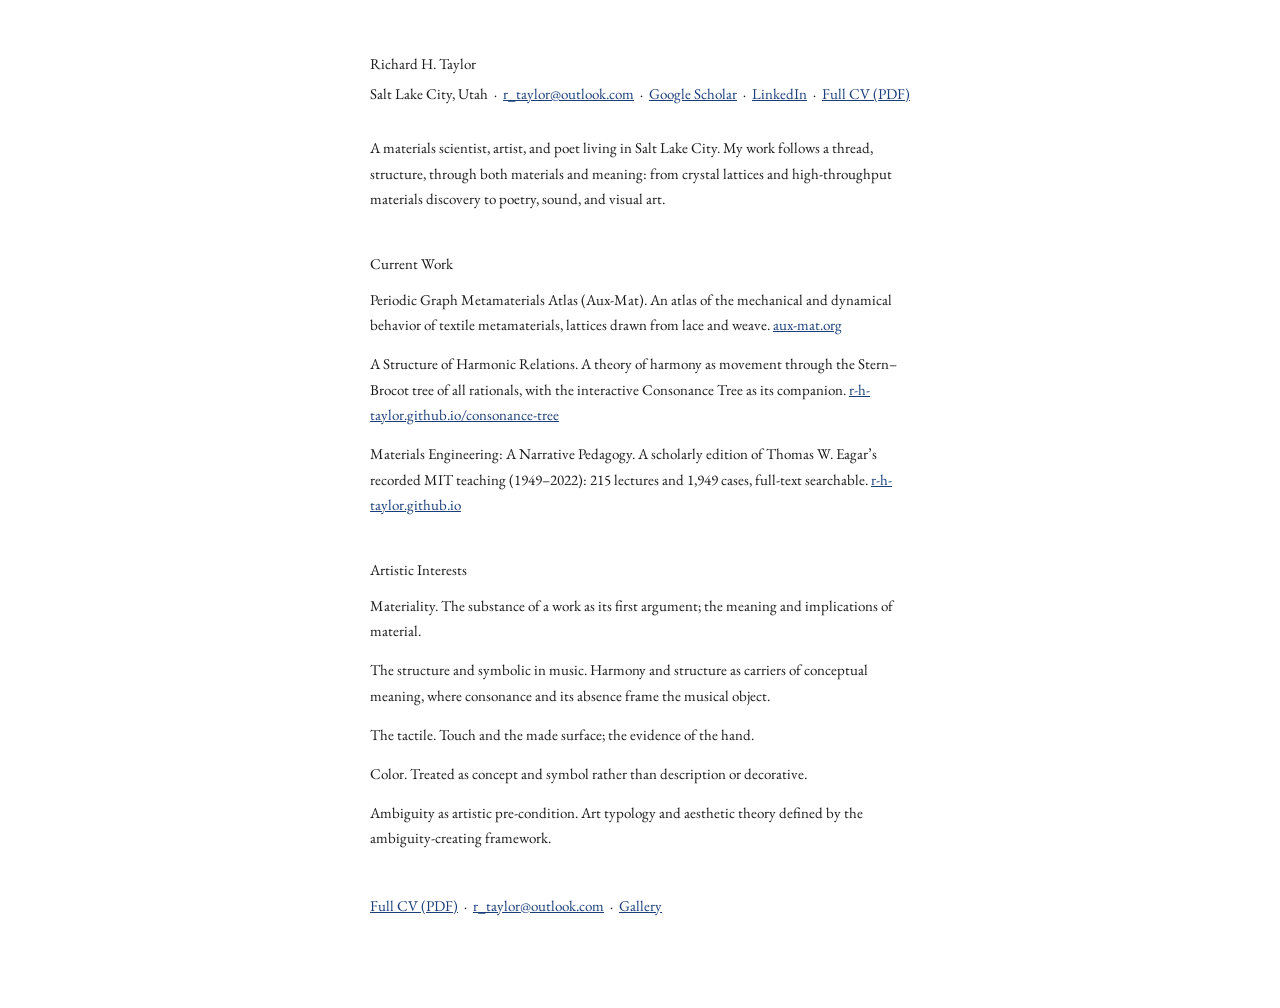
<file: index.html>
<!doctype html>
<html lang="en">
<head>
<meta charset="utf-8">
<meta name="viewport" content="width=device-width, initial-scale=1">
<title>Richard H. Taylor</title>
<link rel="preconnect" href="https://fonts.googleapis.com">
<link rel="preconnect" href="https://fonts.gstatic.com" crossorigin>
<link href="https://fonts.googleapis.com/css2?family=EB+Garamond:wght@400&display=swap" rel="stylesheet">
<style>
  html{ font-size: 15px; }
  body{
    max-width: 36rem;
    margin: 0 auto;
    padding: 3.4rem 1.3rem 5rem;
    background: #ffffff;
    color: #1a1a1a;
    font-family: "EB Garamond", Georgia, serif;
    font-weight: 400;
    font-size: 1rem;
    line-height: 1.7;
  }
  a{ color: #1a3e7a; }
  a:hover{ color: #000; }
  h1, h2{
    font-family: inherit;
    font-weight: 400;
    font-size: 1rem;
    line-height: 1.7;
  }
  h1{ margin: 0 0 .3rem; }
  h2{ margin: 2.6rem 0 .7rem; }
  p{ margin: 0 0 1rem; }
  .meta{ margin: 0 0 1.9rem; }
  ul{ list-style: none; margin: 0 0 1rem; padding: 0; }
  li{ margin: 0 0 .9rem; }
  .footer{ margin-top: 2.8rem; }
  @media (max-width: 480px){ html{ font-size: 14px; } body{ padding: 2.6rem 1.1rem 4rem; } }
</style>
</head>
<body>
  <h1>Richard H. Taylor</h1>
  <p class="meta">Salt Lake City, Utah &nbsp;&middot;&nbsp; <a href="mailto:r_taylor@outlook.com">r_taylor@outlook.com</a> &nbsp;&middot;&nbsp; <a href="https://scholar.google.com/citations?user=N6dbY7QAAAAJ&hl=en">Google Scholar</a> &nbsp;&middot;&nbsp; <a href="https://www.linkedin.com/in/richard-taylor-290b784a">LinkedIn</a> &nbsp;&middot;&nbsp; <a href="RTaylor_CV.pdf">Full CV (PDF)</a></p>
  <p>A materials scientist, artist, and poet living in Salt Lake City. My work follows a thread, structure, through both materials and meaning: from crystal lattices and high-throughput materials discovery to poetry, sound, and visual art.</p>
  <h2>Current Work</h2>
  <ul>
    <li>Periodic Graph Metamaterials Atlas (Aux-Mat). An atlas of the mechanical and dynamical behavior of textile metamaterials, lattices drawn from lace and weave. <a href="https://aux-mat.org">aux-mat.org</a></li>
    <li>A Structure of Harmonic Relations. A theory of harmony as movement through the Stern&ndash;Brocot tree of all rationals, with the interactive Consonance Tree as its companion. <a href="https://r-h-taylor.github.io/consonance-tree/">r-h-taylor.github.io/consonance-tree</a></li>
    <li>Materials Engineering: A Narrative Pedagogy. A scholarly edition of Thomas W. Eagar&rsquo;s recorded MIT teaching (1949&ndash;2022): 215 lectures and 1,949 cases, full-text searchable. <a href="https://r-h-taylor.github.io/">r-h-taylor.github.io</a></li>
  </ul>
  <h2>Artistic Interests</h2>
  <ul>
    <li>Materiality. The substance of a work as its first argument; the meaning and implications of material.</li>
    <li>The structure and symbolic in music. Harmony and structure as carriers of conceptual meaning, where consonance and its absence frame the musical object.</li>
    <li>The tactile. Touch and the made surface; the evidence of the hand.</li>
    <li>Color. Treated as concept and symbol rather than description or decorative.</li>
    <li>Ambiguity as artistic pre-condition. Art typology and aesthetic theory defined by the ambiguity-creating framework.</li>
  </ul>
  <p class="footer"><a href="RTaylor_CV.pdf">Full CV (PDF)</a> &nbsp;&middot;&nbsp; <a href="mailto:r_taylor@outlook.com">r_taylor@outlook.com</a> &nbsp;&middot;&nbsp; <a href="gallery.html">Gallery</a></p>
</body>
</html>
</file>
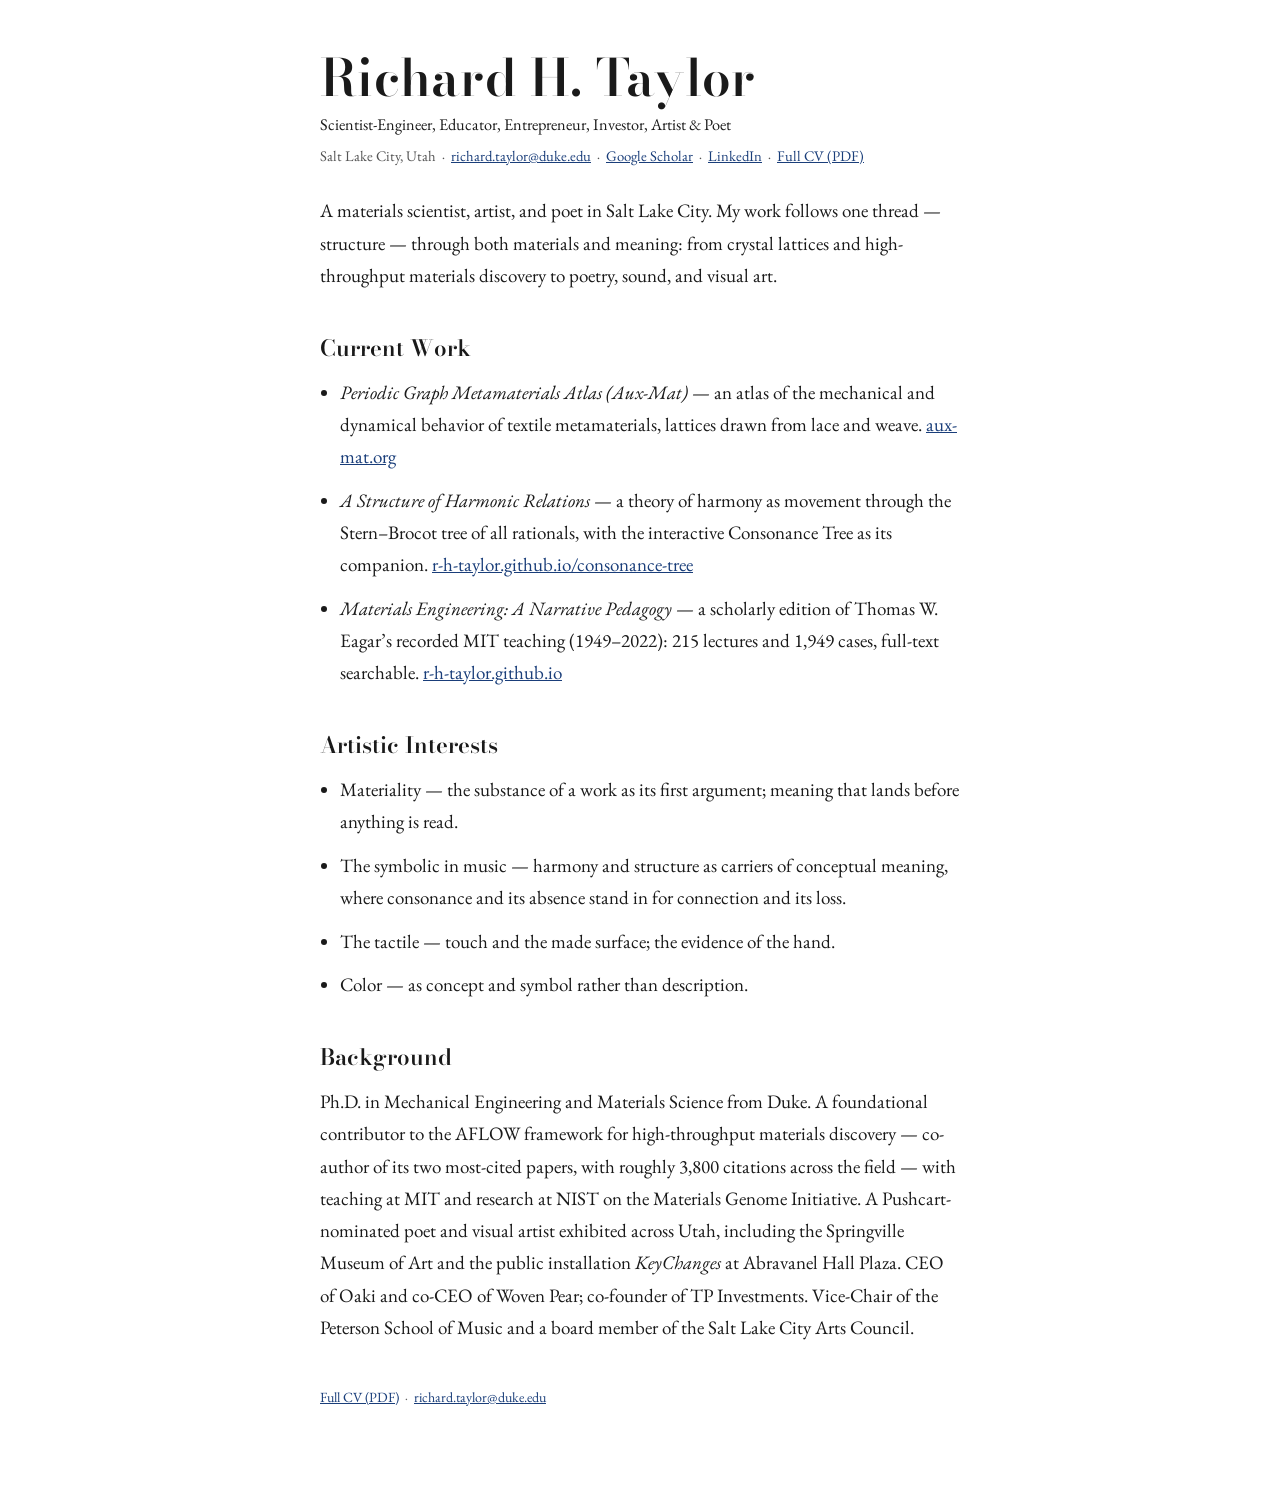
<file: Images/index.html>
<!doctype html>
<html lang="en">
<head>
<meta charset="utf-8">
<meta name="viewport" content="width=device-width, initial-scale=1">
<title>Richard H. Taylor</title>
<link rel="preconnect" href="https://fonts.googleapis.com">
<link rel="preconnect" href="https://fonts.gstatic.com" crossorigin>
<link href="https://fonts.googleapis.com/css2?family=Bodoni+Moda:opsz,wght@6..96,500;6..96,600&family=EB+Garamond:ital,wght@0,400;0,500;1,400&display=swap" rel="stylesheet">
<style>
  body{
    max-width: 40rem;
    margin: 0 auto;
    padding: 3.2rem 1.3rem 5rem;
    background: #ffffff;
    color: #1a1a1a;
    font: 19px/1.7 "EB Garamond", Georgia, serif;
  }
  a{ color: #1a3e7a; }
  a:hover{ color: #000; }
  h1{
    font-family: "Bodoni Moda", Didot, "Times New Roman", serif;
    font-weight: 600;
    font-size: clamp(2.4rem, 7vw, 3.2rem);
    line-height: 1.05;
    letter-spacing: .005em;
    margin: 0 0 .4rem;
  }
  h2{
    font-family: "Bodoni Moda", Didot, "Times New Roman", serif;
    font-weight: 600;
    font-size: 1.4rem;
    margin: 2.3rem 0 .6rem;
  }
  p{ margin: 0 0 1rem; }
  .sub{ margin: 0 0 .25rem; font-size: 1.02rem; }
  .meta{ color: #555; font-size: .92rem; margin: 0 0 1.7rem; }
  ul{ margin: 0 0 1rem; padding-left: 1.25rem; }
  li{ margin: 0 0 .7rem; }
  .footer{ margin-top: 2.6rem; color: #666; font-size: .88rem; }
  @media (max-width: 480px){ body{ font-size: 18px; padding: 2.4rem 1.1rem 4rem; } }
</style>
</head>
<body>

  <h1>Richard H. Taylor</h1>
  <p class="sub">Scientist-Engineer, Educator, Entrepreneur, Investor, Artist &amp; Poet</p>
  <p class="meta">Salt Lake City, Utah &nbsp;&middot;&nbsp; <a href="mailto:richard.taylor@duke.edu">richard.taylor@duke.edu</a> &nbsp;&middot;&nbsp; <a href="https://scholar.google.com/citations?user=N6dbY7QAAAAJ&hl=en">Google Scholar</a> &nbsp;&middot;&nbsp; <a href="https://www.linkedin.com/in/richard-taylor-290b784a">LinkedIn</a> &nbsp;&middot;&nbsp; <a href="RTaylor_CV.pdf">Full CV (PDF)</a></p>

  <p>A materials scientist, artist, and poet in Salt Lake City. My work follows one thread &mdash; structure &mdash; through both materials and meaning: from crystal lattices and high-throughput materials discovery to poetry, sound, and visual art.</p>

  <h2>Current Work</h2>
  <ul>
    <li><em>Periodic Graph Metamaterials Atlas (Aux-Mat)</em> &mdash; an atlas of the mechanical and dynamical behavior of textile metamaterials, lattices drawn from lace and weave. <a href="https://aux-mat.org">aux-mat.org</a></li>
    <li><em>A Structure of Harmonic Relations</em> &mdash; a theory of harmony as movement through the Stern&ndash;Brocot tree of all rationals, with the interactive Consonance Tree as its companion. <a href="https://r-h-taylor.github.io/consonance-tree/">r-h-taylor.github.io/consonance-tree</a></li>
    <li><em>Materials Engineering: A Narrative Pedagogy</em> &mdash; a scholarly edition of Thomas W. Eagar&rsquo;s recorded MIT teaching (1949&ndash;2022): 215 lectures and 1,949 cases, full-text searchable. <a href="https://r-h-taylor.github.io/">r-h-taylor.github.io</a></li>
  </ul>

  <h2>Artistic Interests</h2>
  <ul>
    <li>Materiality &mdash; the substance of a work as its first argument; meaning that lands before anything is read.</li>
    <li>The symbolic in music &mdash; harmony and structure as carriers of conceptual meaning, where consonance and its absence stand in for connection and its loss.</li>
    <li>The tactile &mdash; touch and the made surface; the evidence of the hand.</li>
    <li>Color &mdash; as concept and symbol rather than description.</li>
  </ul>

  <h2>Background</h2>
  <p>Ph.D. in Mechanical Engineering and Materials Science from Duke. A foundational contributor to the AFLOW framework for high-throughput materials discovery &mdash; co-author of its two most-cited papers, with roughly 3,800 citations across the field &mdash; with teaching at MIT and research at NIST on the Materials Genome Initiative. A Pushcart-nominated poet and visual artist exhibited across Utah, including the Springville Museum of Art and the public installation <em>KeyChanges</em> at Abravanel Hall Plaza. CEO of Oaki and co-CEO of Woven Pear; co-founder of TP Investments. Vice-Chair of the Peterson School of Music and a board member of the Salt Lake City Arts Council.</p>

  <p class="footer"><a href="RTaylor_CV.pdf">Full CV (PDF)</a> &nbsp;&middot;&nbsp; <a href="mailto:richard.taylor@duke.edu">richard.taylor@duke.edu</a></p>

</body>
</html>
</file>
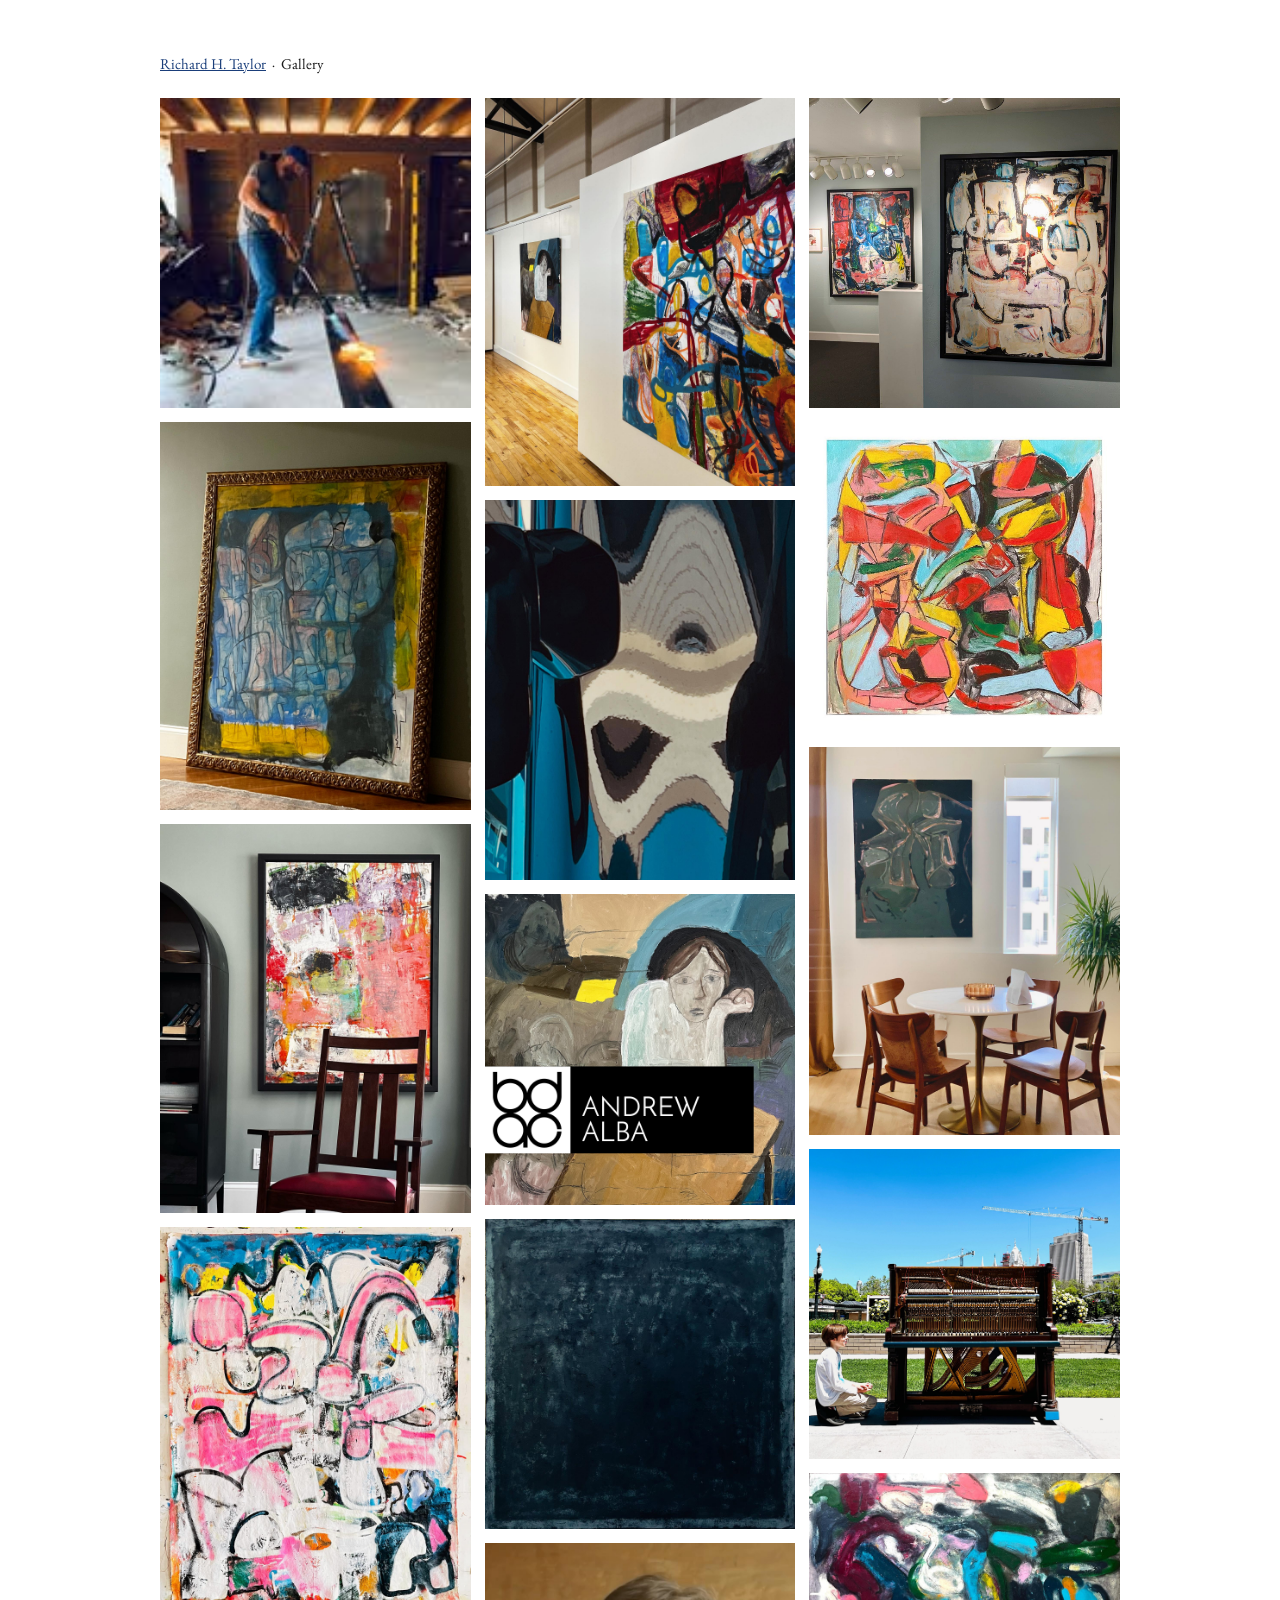
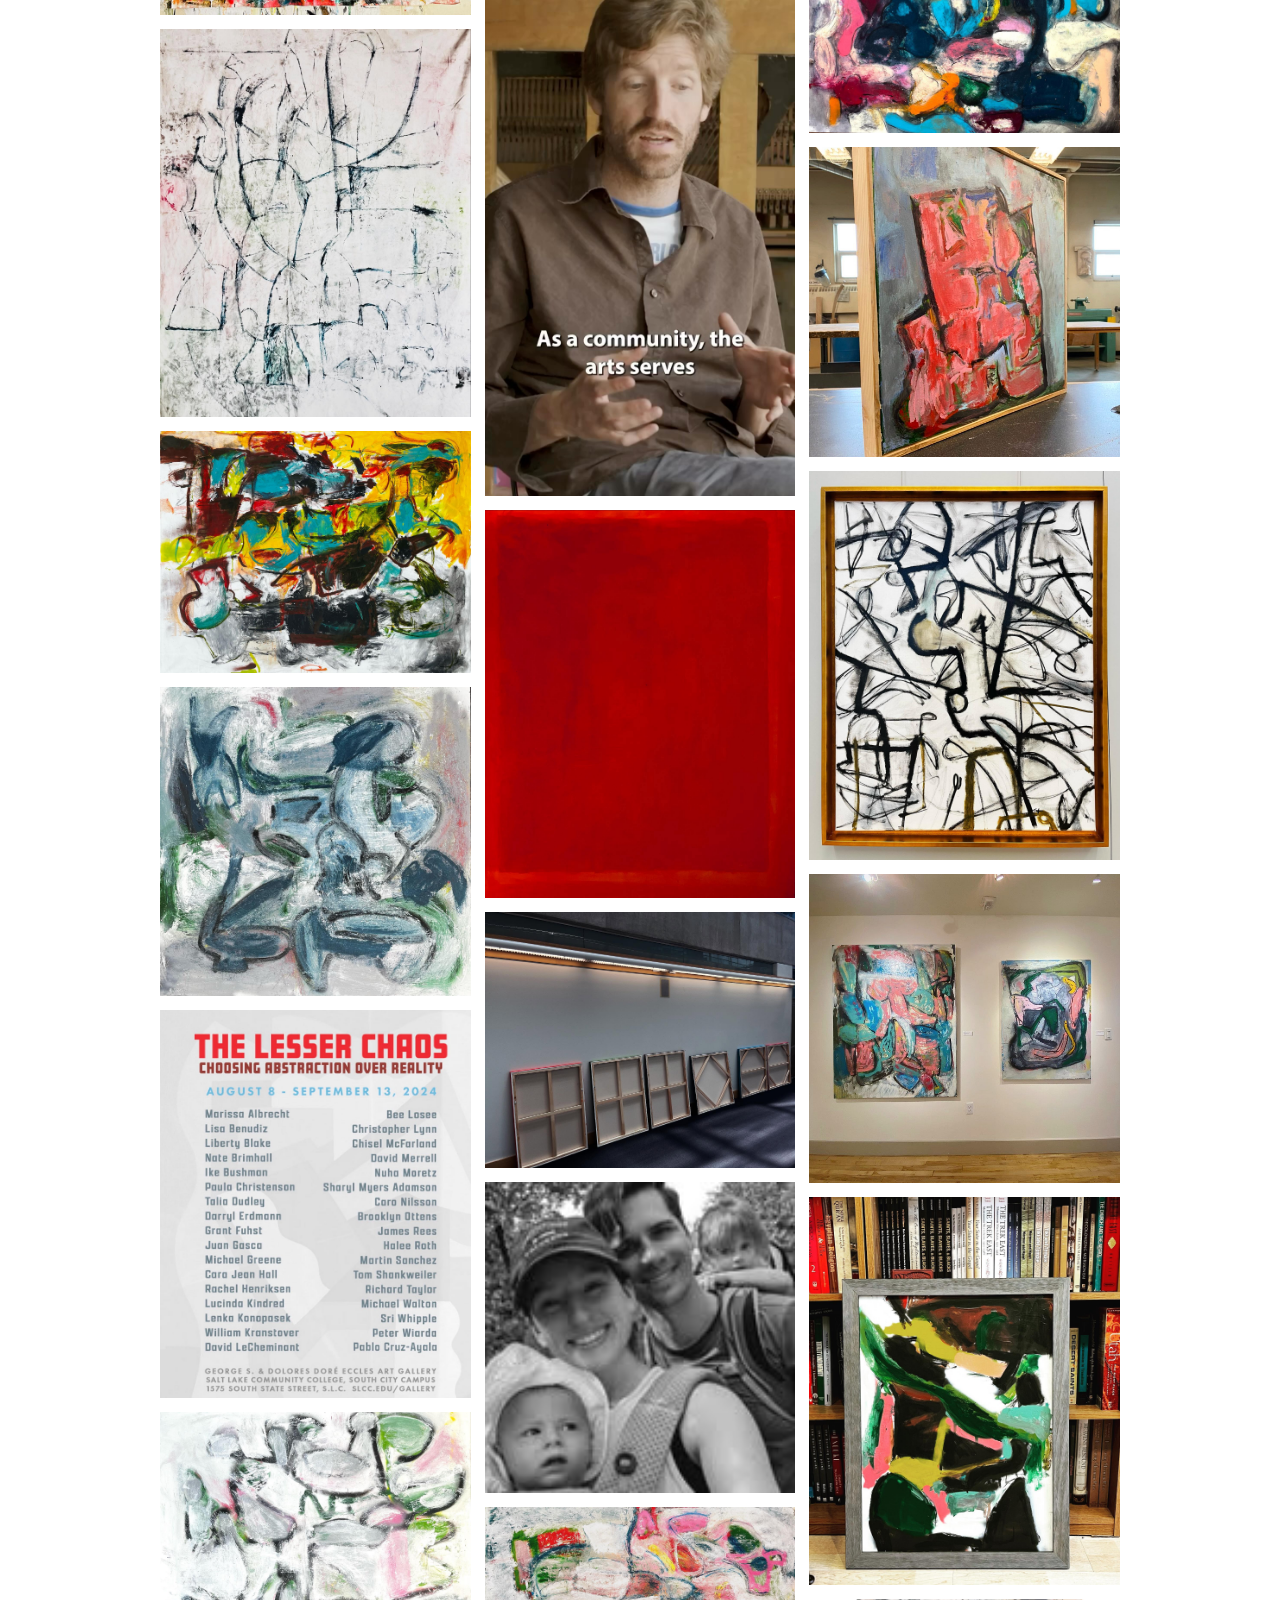
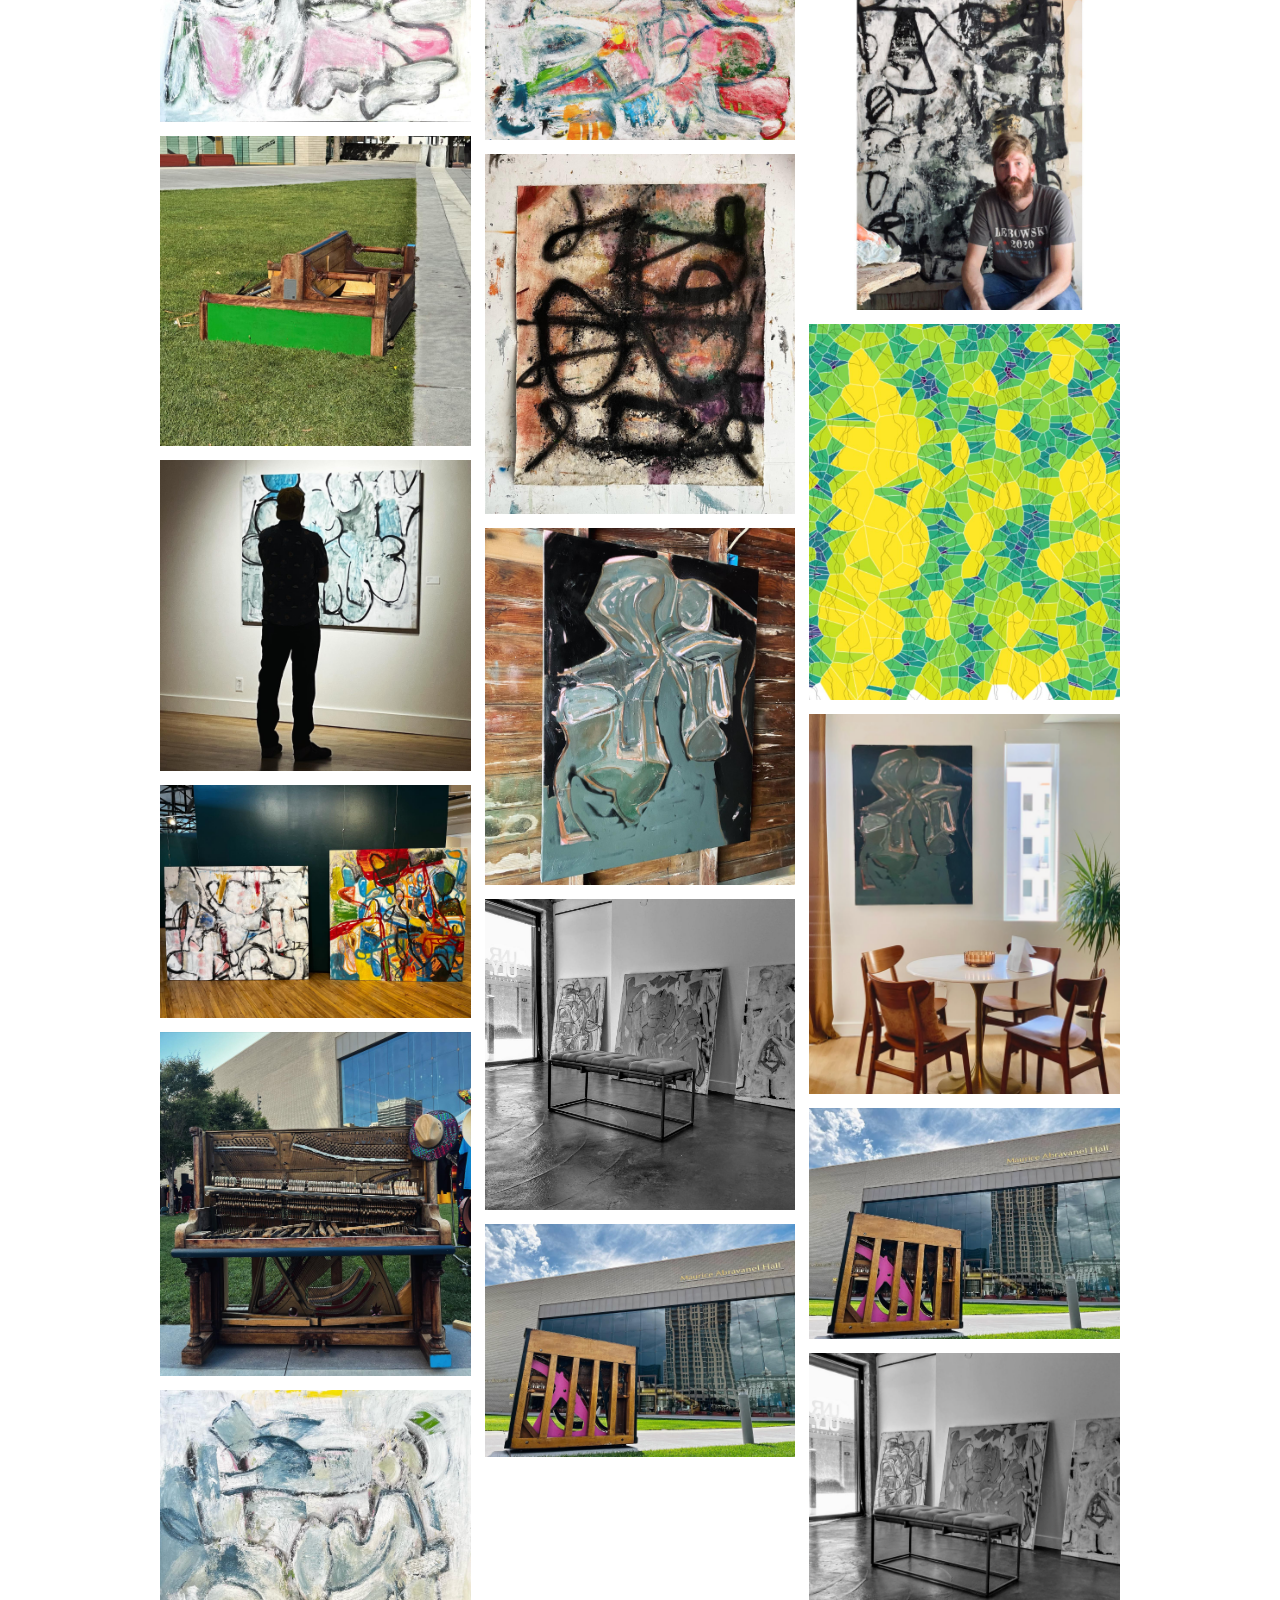
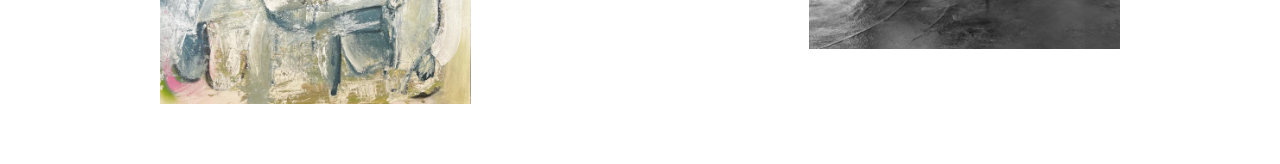
<file: gallery.html>
<!doctype html>
<html lang="en">
<head>
<meta charset="utf-8">
<meta name="viewport" content="width=device-width, initial-scale=1">
<title>Richard H. Taylor Gallery</title>
<link rel="preconnect" href="https://fonts.googleapis.com">
<link rel="preconnect" href="https://fonts.gstatic.com" crossorigin>
<link href="https://fonts.googleapis.com/css2?family=EB+Garamond:wght@400&display=swap" rel="stylesheet">
<style>
  html{ font-size: 15px; }
  body{ margin: 0; background: #ffffff; color: #1a1a1a; font-family: "EB Garamond", Georgia, serif; font-weight: 400; font-size: 1rem; line-height: 1.7; }
  a{ color: #1a3e7a; }
  a:hover{ color: #000; }
  .hdr{ max-width: 64rem; margin: 0 auto; padding: 3.4rem 1.3rem 0; }
  .grid{ max-width: 64rem; margin: 1.4rem auto 0; padding: 0 1.3rem 4rem; column-width: 230px; column-gap: 14px; }
  .grid img{ width: 100%; height: auto; display: block; margin: 0 0 14px; break-inside: avoid; background: #f3f3f1; }
  @media (max-width: 480px){ html{ font-size: 14px; } .hdr{ padding-top: 2.6rem; } }
</style>
</head>
<body>
  <div class="hdr"><a href="index.html">Richard H. Taylor</a> &nbsp;&middot;&nbsp; Gallery</div>
  <div class="grid">
    <img src="gallery/212152753_652638392803818_4406225217597915234_n.jpg" loading="lazy" alt="Work by Richard H. Taylor">
    <img src="gallery/382071922_18196006942284607_5634869365746488000_n.jpg" loading="lazy" alt="Work by Richard H. Taylor">
    <img src="gallery/384398933_18196667872284607_2228192598075310201_n.jpg" loading="lazy" alt="Work by Richard H. Taylor">
    <img src="gallery/398217138_18201754639284607_6673566706686418570_n.jpg" loading="lazy" alt="Work by Richard H. Taylor">
    <img src="gallery/462952544_18245114941284607_280425338812148542_n.jpg" loading="lazy" alt="Work by Richard H. Taylor">
    <img src="gallery/471599693_18254531206284607_3796659429287391462_n.jpg" loading="lazy" alt="Work by Richard H. Taylor">
    <img src="gallery/471683396_18254551780284607_8943250598708435976_n.jpg" loading="lazy" alt="Work by Richard H. Taylor">
    <img src="gallery/471707923_18254551573284607_1692669535105431010_n.jpg" loading="lazy" alt="Work by Richard H. Taylor">
    <img src="gallery/471798405_18254552929284607_2879346202512522984_n.jpg" loading="lazy" alt="Work by Richard H. Taylor">
    <img src="gallery/472109832_18255287473284607_5033973463355984472_n.jpg" loading="lazy" alt="Work by Richard H. Taylor">
    <img src="gallery/472113232_18255287221284607_8604633598826338713_n.jpg" loading="lazy" alt="Work by Richard H. Taylor">
    <img src="gallery/472120556_18255286297284607_1752756050163590623_n.jpg" loading="lazy" alt="Work by Richard H. Taylor">
    <img src="gallery/472244774_18255287449284607_2258529922395649453_n.jpg" loading="lazy" alt="Work by Richard H. Taylor">
    <img src="gallery/472257679_18255285379284607_8863112489186451417_n.jpg" loading="lazy" alt="Work by Richard H. Taylor">
    <img src="gallery/472269730_18255287272284607_6455383582401719665_n.jpg" loading="lazy" alt="Work by Richard H. Taylor">
    <img src="gallery/475446852_18258514669284607_2361271919582504622_n.jpg" loading="lazy" alt="Work by Richard H. Taylor">
    <img src="gallery/476258529_18483063160051246_9143794679956581564_n.jpg" loading="lazy" alt="Work by Richard H. Taylor">
    <img src="gallery/486796583_18264923611284607_5419755218118907256_n.jpg" loading="lazy" alt="Work by Richard H. Taylor">
    <img src="gallery/491436342_696222603096421_5551614643412301236_n.jpg" loading="lazy" alt="Work by Richard H. Taylor">
    <img src="gallery/491440276_18268352296284607_5694508875841027116_n.jpg" loading="lazy" alt="Work by Richard H. Taylor">
    <img src="gallery/503106062_18272422369284607_5461189005860262408_n.jpg" loading="lazy" alt="Work by Richard H. Taylor">
    <img src="gallery/569528600_18069233903592626_5847227154032028593_n.jpg" loading="lazy" alt="Work by Richard H. Taylor">
    <img src="gallery/619314764_17924736561207092_8090500349868533946_n.jpg" loading="lazy" alt="Work by Richard H. Taylor">
    <img src="gallery/619915206_18069028898425919_7466748913322717590_n.jpg" loading="lazy" alt="Work by Richard H. Taylor">
    <img src="gallery/621657982_18077942624205781_5473841115276735144_n.jpg" loading="lazy" alt="Work by Richard H. Taylor">
    <img src="gallery/622428407_18076334447460991_7533494992738562992_n.jpg" loading="lazy" alt="Work by Richard H. Taylor">
    <img src="gallery/623293830_18083904106944911_8074479701245852917_n.jpg" loading="lazy" alt="Work by Richard H. Taylor">
    <img src="gallery/623913039_18080039534205760_2889202890236395859_n.jpg" loading="lazy" alt="Work by Richard H. Taylor">
    <img src="gallery/624445485_18076975133347089_2836674889982326782_n.jpg" loading="lazy" alt="Work by Richard H. Taylor">
    <img src="gallery/624519209_18085172555152552_3059463813152928921_n.jpg" loading="lazy" alt="Work by Richard H. Taylor">
    <img src="gallery/624535829_18087434108325854_2004158171575899155_n.jpg" loading="lazy" alt="Work by Richard H. Taylor">
    <img src="gallery/624805439_18143923087461202_1573469068531531088_n.jpg" loading="lazy" alt="Work by Richard H. Taylor">
    <img src="gallery/625033891_18104184526838440_8316454698677279770_n.jpg" loading="lazy" alt="Work by Richard H. Taylor">
    <img src="gallery/625047994_18104371378839762_8600556717084918535_n.jpg" loading="lazy" alt="Work by Richard H. Taylor">
    <img src="gallery/625051879_18069254906190890_8966526305804576057_n.jpg" loading="lazy" alt="Work by Richard H. Taylor">
    <img src="gallery/625119237_18324686086301541_5836007749879571157_n.jpg" loading="lazy" alt="Work by Richard H. Taylor">
    <img src="gallery/655025213_18153926278396885_641840728970878209_n.jpg" loading="lazy" alt="Work by Richard H. Taylor">
    <img src="gallery/683279054_18314358310284607_4119951048109519204_n.jpg" loading="lazy" alt="Work by Richard H. Taylor">
    <img src="gallery/Screenshot 2026-06-11 at 4.21.05 PM.png" loading="lazy" alt="Work by Richard H. Taylor">
    <img src="gallery/Screenshot 2026-06-11 at 4.21.20 PM.png" loading="lazy" alt="Work by Richard H. Taylor">
    <img src="gallery/Screenshot 2026-06-11 at 4.21.36 PM.png" loading="lazy" alt="Work by Richard H. Taylor">
  </div>
</body>
</html>
</file>
